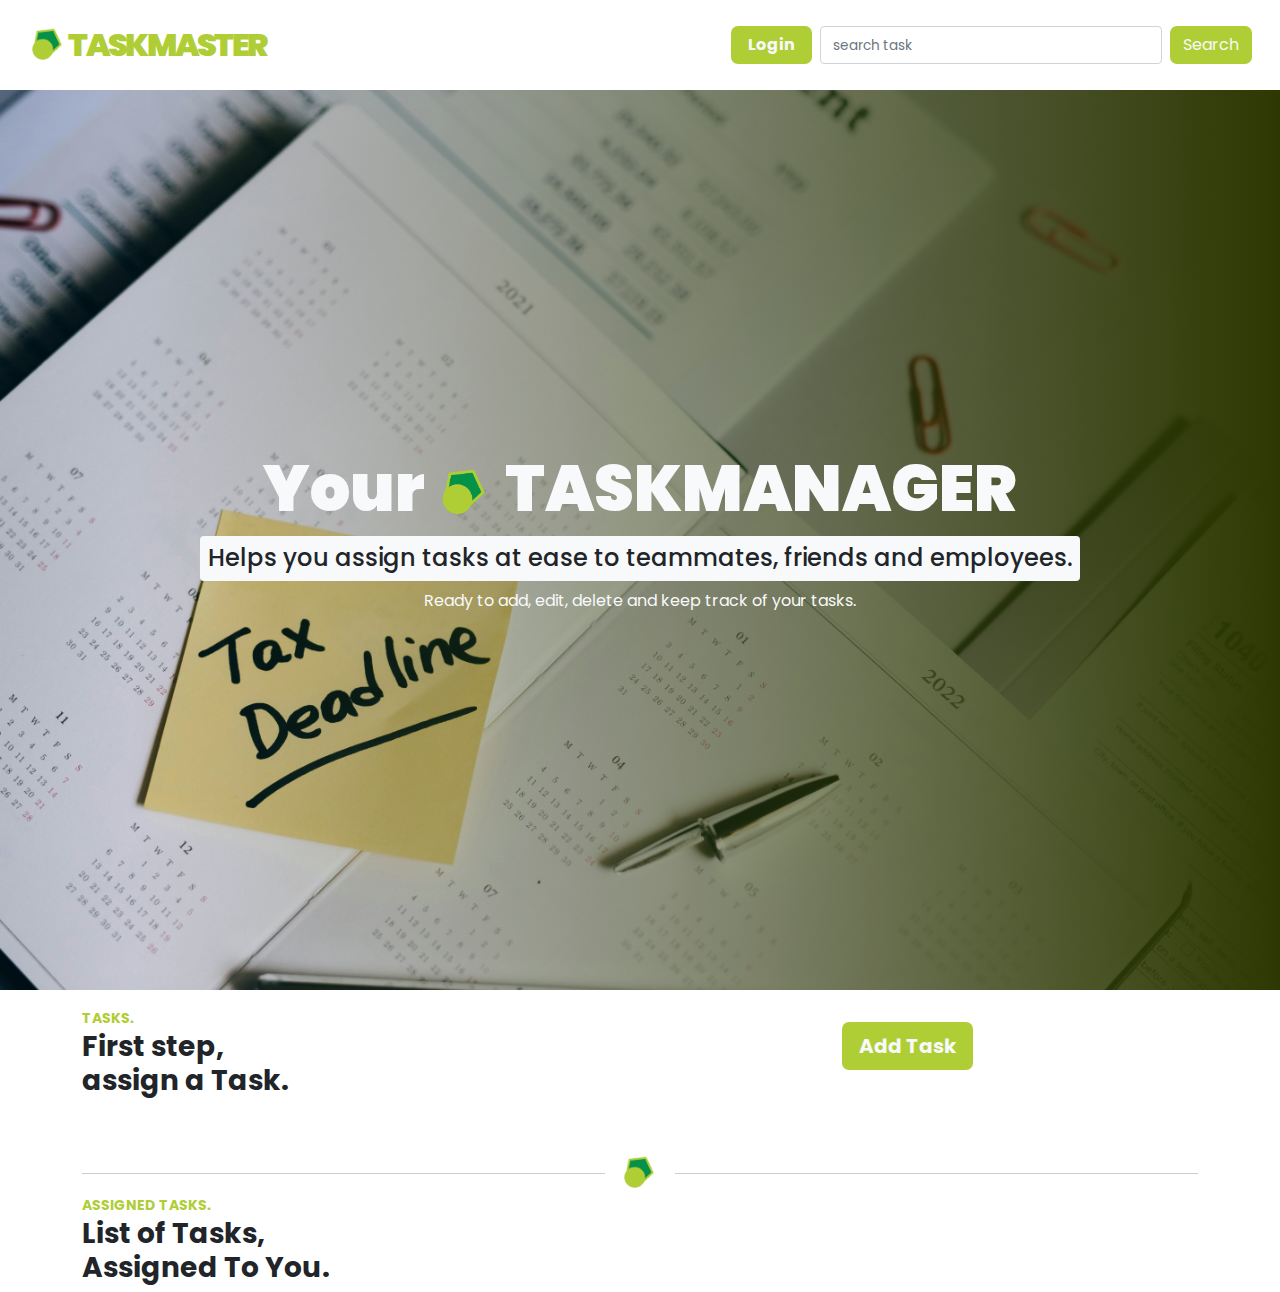
<file: index.html>
<!DOCTYPE html>
<html lang="en">

<head>
  <meta charset="UTF-8">
  <meta name="viewport" content="width=device-width, initial-scale=1.0">
  <link rel="shortcut icon" href="./assets/images/favico.png" type="image/x-icon">
  <link rel="stylesheet" href="./assets/bs/bootstrap.css">
  <link rel="stylesheet" href="./assets/css/style.css">
  <title>TaskMaster - Dashboard</title>
</head>

<body>
  <main>
    <div class="background-image">

      <nav class="navbar navbar-expand-lg bg-body-tertiary p-3">
        <div class="container-fluid">
          <a class="navbar-brand fw-bold text-dark d-flex align-items-center" href="#">
            <img src="./assets/images/favico.png" alt="" width="40"> <span class="logo-text">TASKMASTER</span></a>
          <button class="navbar-toggler" type="button" data-bs-toggle="collapse"
            data-bs-target="#navbarSupportedContent" aria-controls="navbarSupportedContent" aria-expanded="false"
            aria-label="Toggle navigation">
            <span class="navbar-toggler-icon"></span>
          </button>
          <div class="collapse navbar-collapse" id="navbarSupportedContent">
            <ul class="navbar-nav ms-auto mb-2 mb-lg-0">
              <div id="authButtons">
                <a href="https://node-taskmaster.netlify.app/login.html" class="ms-auto btn p-3 text-light signup">
                  Login
                </a>
              </div>
            </ul>
            <form class="d-flex ms-2" role="search">
              <input class="form-control me-2" type="search" placeholder="search task" aria-label="Search" required>
              <button class="btn text-light" type="submit">Search</button>
            </form>


          </div>
        </div>
      </nav>


      <div class="taskmaster text-center">
        <h1 class=""> <b id="welcomeUser"></b> </h1>
        <h4 class="bg-light p-2 rounded-2">Helps you assign tasks at ease to teammates, friends and employees.</h4>
        <p class="text-light">Ready to add, edit, delete and keep track of your tasks.</p>
      </div>
    </div>
  </main>

  <section class="container my-3">
    <div class="row mb-5">
      <div class="col-xl-8 col-md-8 col-sm-12">
        <div class="section-one">
          <small class="text-uppercase">tasks.</small>
          <h3>First step, <br> assign a Task.</h3>
        </div>
      </div>
      <div class="col-xl-4 col-md-4 col-sm-12">
        <button type="button" class="btn btn-lg text-light fw-bold my-3" data-bs-toggle="modal"
          data-bs-target="#exampleModal">Add
          Task</button>

      </div>
    </div>



    <div id="taskList"></div>

  </section>

  <div class="line-container container">
    <span class="line"></span>
    <img src="./assets/images/favico.png" alt="Icon" width="40" class="center-icon">
    <span class="line"></span>
  </div>


  <section class="container">
    <small class="text-uppercase">assigned tasks.</small>
    <h3>List of Tasks, <br> Assigned To You.</h3>
    <div id="tasks-container ">

    </div>
  </section>



  <!-- Modal -->
  <div class="modal-div">

    <div class="modal fade" id="exampleModal" tabindex="-1" aria-labelledby="exampleModalLabel" aria-hidden="true">
      <div class="modal-dialog">
        <div class="modal-content">
          <div class="modal-header">
            <small class="modal-title" id="exampleModalLabel">Add Your Task</small>
            <button type="button" class="btn-close" data-bs-dismiss="modal" aria-label="Close"></button>
          </div>
          <div class="modal-body">
            <div id="responseMessage" class="mt-3"></div>

            <form id="createTaskForm">
              <div class="row">
                <div class="mb-3">
                  <label for="recipient-name" class="col-form-label">Title:</label>
                  <input type="text" class="form-control" id="taskTitle" placeholder="Add a title">
                </div>
                <div class="col-xl-6 col-md-6 col-sm-12">
                  <div class="mb-3 custom-file-upload">
                    <label for="files" class="col-form-label">Files:</label>
                    <input type="file" class="form-control" id="taskFiles" multiple>
                  </div>
                </div>
                <div class="col-xl-6 col-md-6 col-sm-12">
                  <div class="mb-3">
                    <label for="assigned-users" class="col-form-label">Assigned Users:</label>
                    <input type="text" class="form-control" id="assignedUsers"
                      placeholder="e.g 'jane@gmail.com, stephen@gmail.com'">
                  </div>
                </div>

                <div class="col-xl-6 col-md-6 col-sm-12">
                  <div class="mb-3">
                    <label for="status" class="col-form-label">Status:</label>
                    <select name="" id="taskStatus" class="form-select">
                      <option value="todo">Todo</option>
                      <option value="in progress">In Progress</option>
                      <option value="done">Done</option>
                    </select>
                  </div>
                </div>
                <div class="col-xl-6 col-md-6 col-sm-12">
                  <div class="mb-3">
                    <label for="duedate" class="col-form-label">Due Date:</label>
                    <input type="datetime-local" class="form-control" id="dueDate">
                  </div>
                </div>

                <div class="mb-3">
                  <label for="description" class="col-form-label">Descrption:</label>
                  <textarea class="form-control" id="taskDescription" placeholder="add task description"></textarea>
                </div>

              </div>

              <div class="modal-footer">
                <button type="submit" class="btn">Add Task</button>
              </div>
            </form>
          </div>

        </div>
      </div>
    </div>
  </div>

  <!-- Modal for edit -->




  <script src="./assets/bs/bootstrap.bundle.js"></script>
  <script src="./assets/js/script.js"></script>
</body>

</html>
</file>
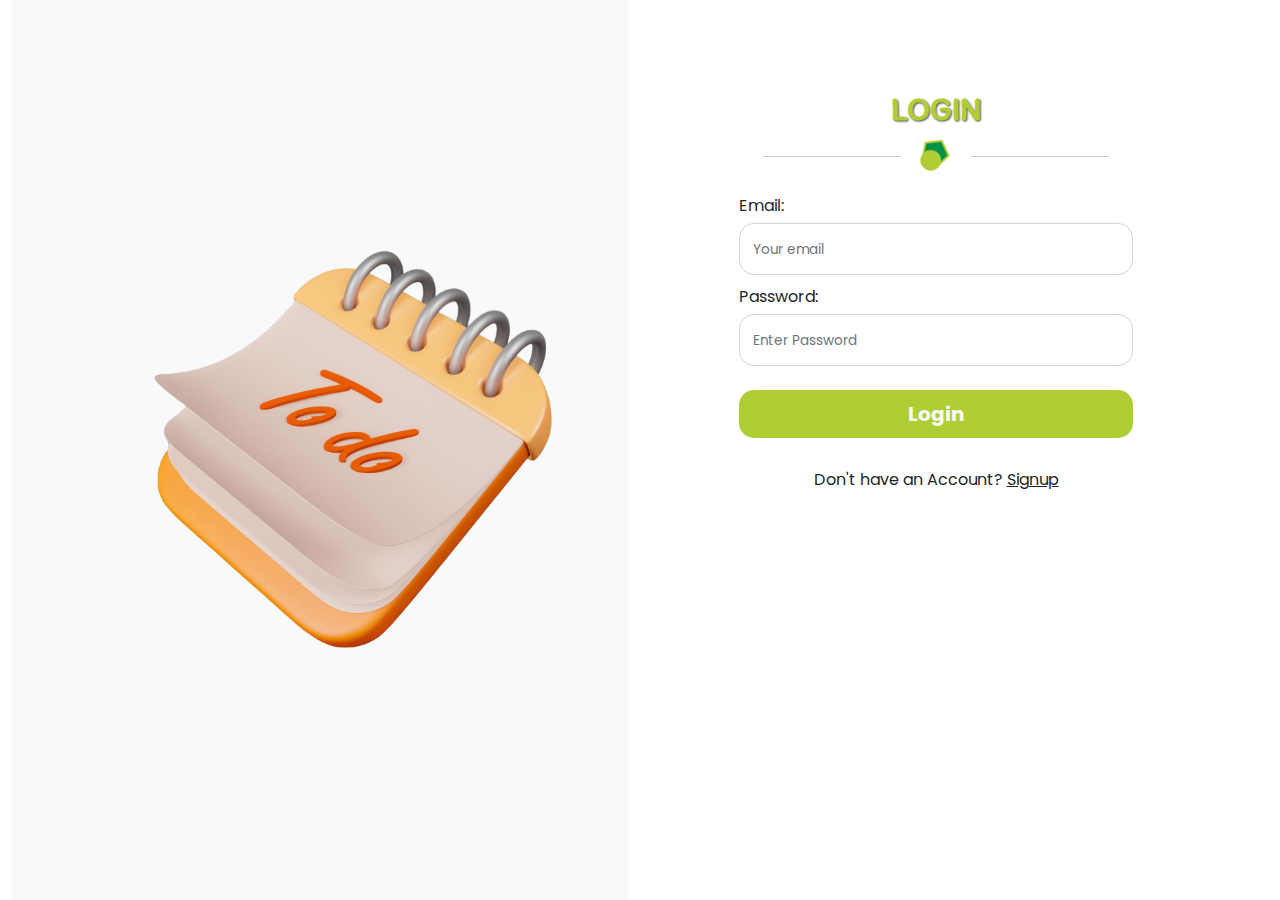
<file: login.html>
<!DOCTYPE html>
<html lang="en">

<head>
    <meta charset="UTF-8">
    <meta name="viewport" content="width=device-width, initial-scale=1.0">
    <link rel="shortcut icon" href="./assets/images/favico.png" type="image/x-icon">
    <link rel="stylesheet" href="./assets/bs/bootstrap.css">
    <link rel="stylesheet" href="./assets/css/login.css">
    <title>Taskmaster - Login</title>
</head>

<body>

    <div class="row container-fluid">
        <div
            class="col-xl-6 col-md-12 col-sm-12 bg-light d-flex flex-column align-items-center justify-content-center svg-part">
            <img src="./assets/images/ac9f38db-53ae-4085-a2db-4e73a14929e2.png" alt="" width="700">
        </div>
        <div class="col-xl-6 col-md-12 col-sm-12 addUserBody">

            <div class="addUser">
                <h3>LOGIN</h3>

                <div class="line-container container">
                    <span class="line"></span>
                    <img src="./assets/images/favico.png" alt="Icon" width="40" class="center-icon">
                    <span class="line"></span>
                </div>

                <div id="alertPlaceholder" class="my-2"></div>


                <form id="loginForm" class="addUserForm">
                    <div class="inputGroup">


                        <label htmlFor="email">Email:</label>
                        <input type="email" id="email" name="email" required class="form-control"
                            placeholder="Your email" autoComplete="off">
                        <label htmlFor="Password">Password:</label>
                        <input type="password" id="password" name="password" required class="form-control"
                            autoComplete="off" placeholder="Enter Password">

                        <button type="submit" class="btn btn-lg text-light mt-4 fw-bold">
                            Login
                        </button>
                    </div>
                </form>
                <div class="login">
                    <p>Don't have an Account?
                        <a href="https://taskmaster-capstone.netlify.app/signup" type="submit"
                            class="text-dark">Signup</a>
                    </p>

                </div>
            </div>
        </div>
    </div>



    <script src="./assets/bs/bootstrap.bundle.js"></script>
    <script src="./assets/js/login.js"></script>
</body>

</html>
</file>
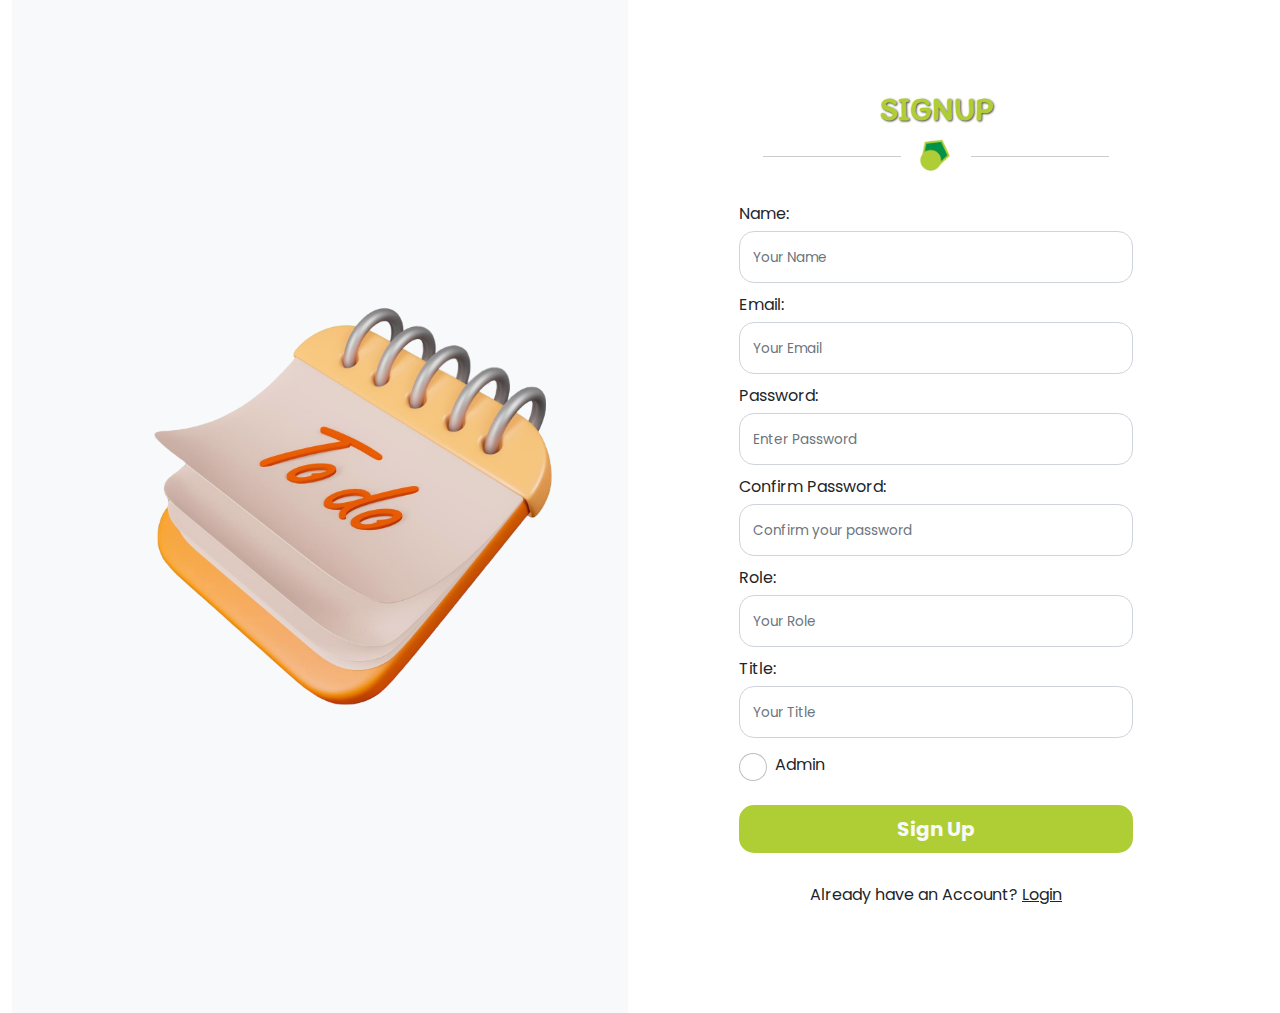
<file: signup.html>
<!DOCTYPE html>
<html lang="en">

<head>
    <meta charset="UTF-8">
    <meta name="viewport" content="width=device-width, initial-scale=1.0">
    <link rel="shortcut icon" href="./assets/images/favico.png" type="image/x-icon">
    <link rel="stylesheet" href="./assets/bs/bootstrap.css">
    <link rel="stylesheet" href="./assets/css/signup.css">
    <title>Taskmaster - Signup</title>
</head>

<body>

    <div class="row container-fluid">
        <div
            class="col-xl-6 col-md-12 col-sm-12 bg-light d-flex flex-column align-items-center justify-content-center svg-part">
            <img src="./assets/images/ac9f38db-53ae-4085-a2db-4e73a14929e2.png" alt="" width="700">
        </div>
        <div class="col-xl-6 col-md-12 col-sm-12 ">
            <div class="addUser">
                <h3>SIGNUP</h3>
                <div class="line-container container">
                    <span class="line"></span>
                    <img src="./assets/images/favico.png" alt="Icon" width="40" class="center-icon">
                    <span class="line"></span>
                </div>

                <div id="alertPlaceholder" class="my-3"></div>

                <form id="signupForm" class="addUserForm">
                    <div class="inputGroup">
                        <label htmlFor="name">Name:</label>
                        <input type="text" id="name" name="name" required class="form-control" placeholder="Your Name"
                            autoComplete="off">
                        <label htmlFor="email">Email:</label>
                        <input type="email" id="email" name="email" required class="form-control"
                            placeholder="Your Email" autoComplete="off">
                        <label htmlFor="Password">Password:</label>
                        <input type="password" id="password" name="password" required class="form-control"
                            autoComplete="off" placeholder="Enter Password">
                        <label htmlFor="confirmPassword">Confirm Password:</label>
                        <input type="password" id="confirmPassword" name="confirmPassword" required class="form-control"
                            placeholder="Confirm your password">
                        <label htmlFor="Password">Role:</label>
                        <input type="text" id="role" name="role" required class="form-control" placeholder="Your Role"
                            autoComplete="off">
                        <label htmlFor="Password">Title:</label>
                        <input type="text" id="title" name="title" required class="form-control"
                            placeholder="Your Title" autoComplete="off">
                        <label htmlFor="admin" class="d-flex align-items-center gap-2">
                            <!-- checked -->
                            <input type="checkbox" id="admin" class="form-check-input" />
                            Admin
                        </label>

                        <button type="submit" class="btn btn-lg text-light mt-4 fw-bold">
                            Sign Up
                        </button>
                    </div>
                </form>
                <div class="login">
                    <p>Already have an Account?
                        <a href="./login.html" type="submit" class="text-dark">Login</a>
                    </p>

                </div>
            </div>
        </div>
    </div>



    <script src="./assets/bs/bootstrap.bundle.js"></script>
    <script src="./assets/js/signup.js"></script>
</body>

</html>
</file>
<file: assets/css/style.css>
@import url('https://fonts.googleapis.com/css2?family=Barlow:ital,wght@0,100;0,200;0,300;0,400;0,500;0,600;0,700;0,800;0,900;1,100;1,200;1,300;1,400;1,500;1,600;1,700;1,800;1,900&family=Cedarville+Cursive&family=Itim&family=Pacifico&family=Poppins:ital,wght@0,100;0,200;0,300;0,400;0,500;0,600;0,700;0,800;0,900;1,100;1,200;1,300;1,400;1,500;1,600;1,700;1,800;1,900&family=Rubik+Wet+Paint&family=Unlock&display=swap');

* {
    font-family: "Poppins", serif;
    padding: 0;
    margin: 0;
}

button,
.btn {
    background-color: #afce36;
    border-radius: 7px;
}

::placeholder {
    font-size: .85rem;
}

input:focus {
    border: none;
    border-bottom: 3px solid #afce36;
    outline: none;
}

textarea:focus {
    border: none;
    border-bottom: 3px solid #afce36;
    outline: none;
}

select:focus {
    border: none;
    border-bottom: 3px solid #afce36;
    outline: none;
}

.logo-text {
    font-size: 2rem;
    font-weight: bolder;
    letter-spacing: -3px;
    color: #afce36;
}

main .background-image .navbar {
    background-color: #ffffff;
}

small {
    color: #afce36;
    font-weight: bold;
}

h3 {
    font-weight: bold;
}

main .taskmaster {
    padding-top: 0;
    display: flex;
    flex-direction: column;
    align-items: center;
    justify-content: center;
    height: 100vh;
    width: 100%;
    /* linear-gradient(to top, transparent 10%, black 100%),  */
    background-image: linear-gradient(to right, transparent 10%, #2d3801 100%), url(../images/pexels-leeloothefirst-8962462.jpg);
    background-size: cover;
    background-repeat: no-repeat;
}

main .background-image .taskmaster h1 {
    font-size: 4rem;
    font-weight: bold;
    color: #000000;
}

main .background-image .taskmaster form button {
    width: 60%;
    background-color: #198754;
    font-weight: bold;
    color: #fff;
}

.task {
    /* display: inline-flex; */
    margin-top: 10px;
    width: 100%;
    /* padding-left: 10px; */

}

.card {
    border-radius: 5px;
    height: 330px;
    width: 100%;
    margin-bottom: 20px;
    margin-top: 0;
    background-color: #198754;
}

.modal form input {
    padding: 12px;
    border-radius: 7px;
}

.modal form select {
    padding: 12px;
    border-radius: 7px;
}

.modal form textarea {
    border-radius: 7px;
    height: 100px;
    resize: none;
}

.modal .modal-footer button {
    padding: 13px;
    color: #fff;
    font-weight: bold;
}

.edit-and-delete a svg {
    color: #fff;
}

/* Style the file input div */
.custom-file-upload {
    border: 2px dashed #007bff;
    padding: 20px;
    border-radius: 8px;
    background-color: #f9f9f9;
    text-align: center;
}

.custom-file-upload .col-form-label {
    font-size: 1.2rem;
    font-weight: bold;
    color: #333;
}

.custom-file-upload .form-control {
    margin-top: 10px;
    padding: 10px;
    border: 1px solid #ced4da;
    border-radius: 5px;
    cursor: pointer;
}

.custom-file-upload .form-control:hover {
    border-color: #007bff;
    box-shadow: 0 0 5px rgba(0, 123, 255, 0.5);
}

.custom-file-upload.dragover {
    background-color: #e9f7fe;
    border-color: #007bff;
}

.line-container {
    display: flex;
    align-items: center;
    justify-content: center;
}

.line {
    flex: 1;
    height: 1px;
    background-color: #ccc;
}

.center-icon {
    margin: 0 15px;
    width: 40px;
    height: auto;
}
</file>
<file: assets/css/login.css>
@import url('https://fonts.googleapis.com/css2?family=Barlow:ital,wght@0,100;0,200;0,300;0,400;0,500;0,600;0,700;0,800;0,900;1,100;1,200;1,300;1,400;1,500;1,600;1,700;1,800;1,900&family=Cedarville+Cursive&family=Itim&family=Pacifico&family=Poppins:ital,wght@0,100;0,200;0,300;0,400;0,500;0,600;0,700;0,800;0,900;1,100;1,200;1,300;1,400;1,500;1,600;1,700;1,800;1,900&family=Rubik+Wet+Paint&family=Unlock&display=swap');



* {
    font-family: "Poppins", serif;
}

body {
    height: 100vh;
}

button,
.btn {
    background-color: #afce36;
    border-radius: 15px;
}

input:focus {
    border: none;
    border-radius: 10px;
    border-bottom: 3px solid #afce36;
    outline: none;
}

textarea:focus {
    border: none;
    border-bottom: 3px solid #afce36;
    outline: none;
}

select:focus {
    border: none;
    border-bottom: 3px solid #afce36;
    outline: none;
}

/* #198754 */
.addUserBody {
    height: 100vh;
}

.addUser {
    background-color: white;
    width: 80%;
    margin: 50px auto;
    padding: 40px;
    border-radius: 10px;
}

::placeholder {
    font-size: .85rem;
}

.addUserForm .inputGroup {
    width: 100%;
    display: flex;
    flex-direction: column;
}

.addUserForm .inputGroup label {
    margin-top: 10px;
}

.addUserForm .inputGroup input {
    margin-top: 5px;
    padding: 13px;
    border-radius: 15px;
}

.inputGroup button {
    margin-top: 10px;
}

.login {
    margin-top: 30px;
    text-align: center;
}

.login .btn.btn-primary {
    width: 50%;
}

.addUser h3 {
    text-align: center;
    font-weight: bold;
    font-family: "Itim", serif;
    font-size: 2rem;
    color: #afce36;
    text-transform: uppercase;
    text-shadow: 1px 1px 2px rgba(0, 0, 0, 0.7);
}


/* container */
.line-container {
    display: flex;
    align-items: center;
    justify-content: center;
}

.line {
    flex: 1;
    height: 1px;
    background-color: #ccc;
}

.center-icon {
    margin: 0 15px;
    width: 40px;
    height: auto;
}
</file>
<file: assets/css/signup.css>
@import url('https://fonts.googleapis.com/css2?family=Barlow:ital,wght@0,100;0,200;0,300;0,400;0,500;0,600;0,700;0,800;0,900;1,100;1,200;1,300;1,400;1,500;1,600;1,700;1,800;1,900&family=Cedarville+Cursive&family=Itim&family=Pacifico&family=Poppins:ital,wght@0,100;0,200;0,300;0,400;0,500;0,600;0,700;0,800;0,900;1,100;1,200;1,300;1,400;1,500;1,600;1,700;1,800;1,900&family=Rubik+Wet+Paint&family=Unlock&display=swap');

* {
    font-family: "Poppins", serif;
}

body {
    height: 100vh;
}

button,
.btn {
    background-color: #afce36;
    border-radius: 15px;
}

input:focus {
    border: none;
    border-radius: 10px;
    border-bottom: 3px solid #afce36;
    outline: none;
}

textarea:focus {
    border: none;
    border-bottom: 3px solid #afce36;
    outline: none;
}

select:focus {
    border: none;
    border-bottom: 3px solid #afce36;
    outline: none;
}

.addUser {
    background-color: white;
    width: 80%;
    margin: 50px auto;
    padding: 40px;
    border-radius: 10px;
}

::placeholder {
    font-size: .85rem;
}

.addUserForm .inputGroup {
    width: 100%;
    display: flex;
    flex-direction: column;
}

.addUserForm .inputGroup label {
    margin-top: 10px;
}

.addUserForm .inputGroup input {
    margin-top: 5px;
    padding: 13px;
    border-radius: 15px;
}

.inputGroup button {
    margin-top: 10px;
}


.login {
    margin-top: 30px;
    text-align: center;
}

.login .btn.btn-primary {
    width: 50%;
}

.addUser h3 {
    text-align: center;
    font-weight: bold;
    font-family: "Itim", serif;
    font-size: 2rem;
    color: #afce36;
    text-transform: uppercase;
    text-shadow: 1px 1px 2px rgba(0, 0, 0, 0.7);
}


/* container */
.line-container {
    display: flex;
    align-items: center;
    justify-content: center;
}

.line {
    flex: 1;
    height: 1px;
    background-color: #ccc;
}

.center-icon {
    margin: 0 15px;
    width: 40px;
    height: auto;
}


@media screen and (max-width: 990px) {
    body .svg-part {
        display: none;
    }
}
</file>
